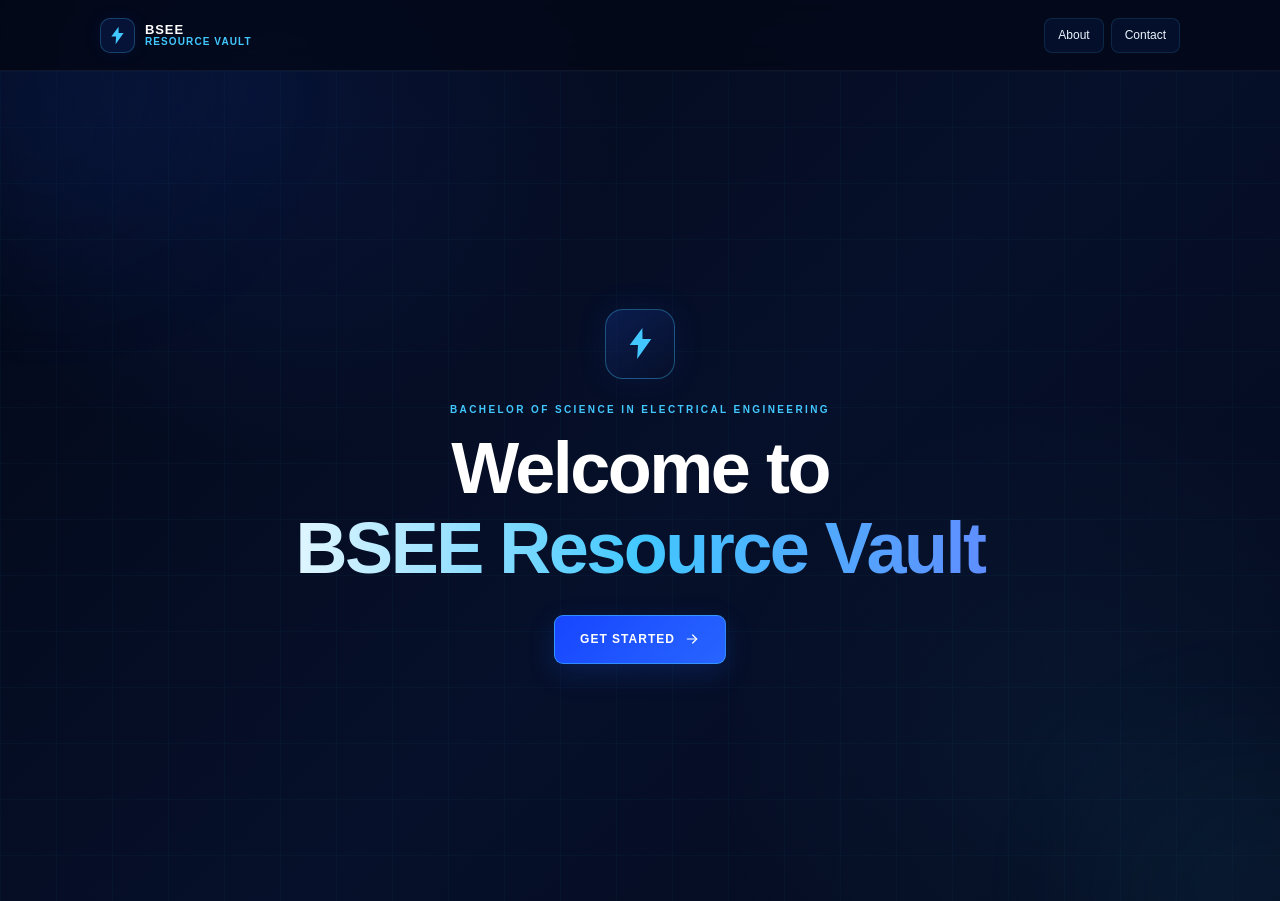
<file: index.html>
<!DOCTYPE html>
<html lang="en">
<head>

    <meta charset="UTF-8">

    <meta
        name="viewport"
        content="width=device-width, initial-scale=1.0"
    >

    <title>BSEE Resource Vault</title>

    <meta
        name="description"
        content="BSEE Resource Vault - Electrical Engineering resources"
    >

    <link
        rel="stylesheet"
        href="css/style.css"
    >

</head>

<body>


    <!-- =========================
         HEADER
    ========================== -->

    <header class="site-header">

        <div class="container header-inner">

            <a
                href="index.html"
                class="brand"
            >

                <span class="brand-icon">

                    <svg
                        viewBox="0 0 24 24"
                        aria-hidden="true"
                    >
                        <path d="M13.2 2 5 13h5.4L9.8 22 19 9h-5.7z"/>
                    </svg>

                </span>

                <span class="brand-name">
                    BSEE
                    <span>RESOURCE VAULT</span>
                </span>

            </a>


            <div class="header-actions">

                <button
                    class="header-button"
                    type="button"
                    data-about-open
                >
                    About
                </button>

                <button
                    class="header-button"
                    type="button"
                    data-contact-open
                >
                    Contact
                </button>

            </div>

        </div>

    </header>


    <!-- =========================
         HERO
    ========================== -->

    <main class="hero">

        <div class="technical-grid"></div>

        <div class="soft-glow glow-one"></div>

        <div class="soft-glow glow-two"></div>


        <div class="container hero-content">


            <div class="hero-mark">

                <svg
                    viewBox="0 0 24 24"
                    aria-hidden="true"
                >
                    <path d="M13.2 2 5 13h5.4L9.8 22 19 9h-5.7z"/>
                </svg>

            </div>


            <div class="hero-kicker">

                BACHELOR OF SCIENCE IN ELECTRICAL ENGINEERING

            </div>


            <h1>

                Welcome to

                <span>
                    BSEE Resource Vault
                </span>

            </h1>


            <a
                href="resources.html"
                class="primary-button"
            >

                <span>
                    GET STARTED
                </span>

                <svg
                    viewBox="0 0 24 24"
                    aria-hidden="true"
                >

                    <path d="M5 12h14"/>

                    <path d="m13 6 6 6-6 6"/>

                </svg>

            </a>


        </div>

    </main>


    <!-- =========================
         ABOUT MODAL
    ========================== -->

    <div
        class="modal"
        id="aboutModal"
        aria-hidden="true"
    >

        <div
            class="modal-overlay"
            data-about-close
        ></div>


        <div
            class="modal-box about-modal-box"
            role="dialog"
            aria-modal="true"
            aria-labelledby="about-title"
        >


            <button
                class="modal-close"
                type="button"
                aria-label="Close about"
                data-about-close
            >
                ×
            </button>


            <div class="modal-icon">

                <svg
                    viewBox="0 0 24 24"
                    aria-hidden="true"
                >

                    <circle
                        cx="12"
                        cy="12"
                        r="9"
                    />

                    <path
                        d="M12 11v5"
                    />

                    <path
                        d="M12 8h.01"
                    />

                </svg>

            </div>


            <h2 id="about-title">
                About BSEE Resource Vault
            </h2>


            <div class="about-content">


                <p>

                    <strong>BSEE Resource Vault</strong> is a
                    student-led initiative of the
                    <strong>BSEE 2025–29 batch</strong>, created
                    with the aim of bringing essential Electrical
                    Engineering resources together in one accessible
                    and organized platform. The purpose of this
                    initiative is simple: to make academic resources
                    easier to find, easier to access, and more useful
                    for students throughout their university journey.

                </p>


                <p>

                    The platform currently provides access to
                    semester-wise study material, past papers,
                    projects, and resources collected from senior
                    batches. As our batch progresses through the
                    degree, the platform will continue to grow with
                    additional semesters, academic material, projects,
                    and other resources that may benefit the students
                    who come after us.

                </p>


                <p>

                    More than a collection of files and links, this
                    platform represents a small effort by the
                    <strong>BSEE 2025–29 batch</strong> to leave behind
                    something useful for our juniors. We hope that the
                    resources gathered here will save time, support
                    preparation, encourage collaboration, and make the
                    academic experience a little easier for those who
                    follow.

                </p>


                <!-- SIGNATURE -->

                <div class="about-signature">

                    <span>
                        Built with purpose by
                    </span>


                    <strong>
                        BSEE 2025–29
                    </strong>


                    <small>
                        More resources. More semesters. More to come.
                    </small>

                </div>


            </div>

        </div>

    </div>


    <!-- =========================
         CONTACT MODAL
    ========================== -->

    <div
        class="modal"
        id="contactModal"
        aria-hidden="true"
    >

        <div
            class="modal-overlay"
            data-contact-close
        ></div>


        <div
            class="modal-box"
            role="dialog"
            aria-modal="true"
            aria-labelledby="contact-title"
        >


            <button
                class="modal-close"
                type="button"
                aria-label="Close contact"
                data-contact-close
            >
                ×
            </button>


            <div class="modal-icon">

                <svg
                    viewBox="0 0 24 24"
                    aria-hidden="true"
                >

                    <rect
                        x="4"
                        y="5"
                        width="16"
                        height="14"
                        rx="2"
                    />

                    <path
                        d="m4 7 8 6 8-6"
                    />

                </svg>

            </div>


            <h2 id="contact-title">
                For Help Contact
            </h2>


            <div class="contact-list">


                <!-- AQSA FIRST -->

                <div class="contact-item">

                    <h3>
                        Aqsa Noor
                    </h3>

                    <a href="mailto:aqsa36noor36@gmail.com">
                        aqsa36noor36@gmail.com
                    </a>

                </div>


                <!-- MUHAMMAD UZAIR SECOND -->

                <div class="contact-item">

                    <h3>
                        Muhammad Uzair
                    </h3>

                    <a href="mailto:muhduzair0179@gmail.com">
                        muhduzair0179@gmail.com
                    </a>

                </div>


                <!-- ASAD THIRD -->

                <div class="contact-item">

                    <h3>
                        Asad Javed
                    </h3>

                    <a href="mailto:javedasad002@gmail.com">
                        javedasad002@gmail.com
                    </a>

                </div>


            </div>

        </div>

    </div>


    <script src="js/main.js"></script>

</body>
</html>
</file>
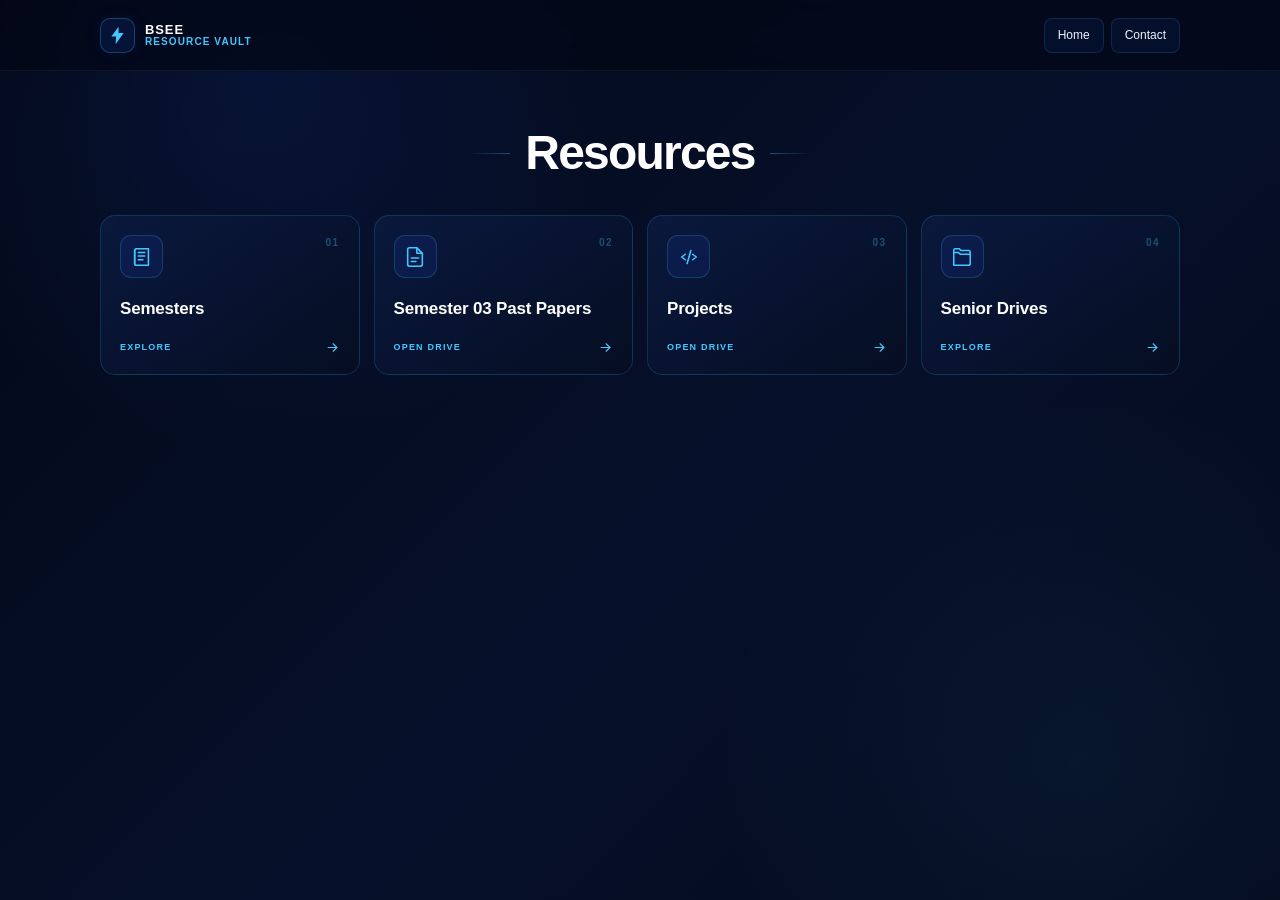
<file: resources.html>
<!DOCTYPE html>
<html lang="en">
<head>

    <meta charset="UTF-8">

    <meta
        name="viewport"
        content="width=device-width, initial-scale=1.0"
    >

    <title>Resources | BSEE Resource Vault</title>

    <meta
        name="description"
        content="Electrical Engineering resources"
    >

    <link
        rel="stylesheet"
        href="css/style.css"
    >

</head>

<body>


    <!-- =========================
         HEADER
    ========================== -->

    <header class="site-header">

        <div class="container header-inner">


            <a
                href="index.html"
                class="brand"
            >

                <span class="brand-icon">

                    <svg
                        viewBox="0 0 24 24"
                        aria-hidden="true"
                    >

                        <path
                            d="M13.2 2 5 13h5.4L9.8 22 19 9h-5.7z"
                        />

                    </svg>

                </span>


                <span class="brand-name">

                    BSEE

                    <span>
                        RESOURCE VAULT
                    </span>

                </span>

            </a>


            <nav class="header-nav">


                <a
                    href="index.html"
                    class="header-button"
                >
                    Home
                </a>


                <button
                    class="header-button"
                    type="button"
                    data-contact-open
                >
                    Contact
                </button>


            </nav>

        </div>

    </header>


    <!-- =========================
         MAIN
    ========================== -->

    <main class="page-main">

        <div class="container">


            <section class="page-heading">

                <span class="heading-line"></span>

                <h1>
                    Resources
                </h1>

                <span class="heading-line"></span>

            </section>


            <!-- =========================
                 RESOURCE TILES
            ========================== -->

            <section class="resource-grid">


                <!-- SEMESTERS -->

                <a
                    href="semesters.html"
                    class="resource-card"
                >

                    <div class="resource-card-top">


                        <div class="resource-icon">

                            <svg
                                viewBox="0 0 24 24"
                                aria-hidden="true"
                            >

                                <path
                                    d="M4 5a2 2 0 0 1 2-2h13v18H6a2 2 0 0 1-2-2z"
                                />

                                <path d="M4 5v14"/>

                                <path d="M8 7h7"/>

                                <path d="M8 11h7"/>

                                <path d="M8 15h5"/>

                            </svg>

                        </div>


                        <span class="card-index">
                            01
                        </span>


                    </div>


                    <h2>
                        Semesters
                    </h2>


                    <div class="card-action">

                        <span>
                            EXPLORE
                        </span>


                        <svg
                            viewBox="0 0 24 24"
                            aria-hidden="true"
                        >

                            <path d="M5 12h14"/>

                            <path
                                d="m13 6 6 6-6 6"
                            />

                        </svg>

                    </div>

                </a>


                <!-- PAST PAPERS -->

                <a
                    href="https://drive.google.com/drive/folders/184Wg33vlW7vMmpEVoP3cuQS3ZVoE1C-r?usp=sharing"
                    target="_blank"
                    rel="noopener noreferrer"
                    class="resource-card"
                >

                    <div class="resource-card-top">


                        <div class="resource-icon">

                            <svg
                                viewBox="0 0 24 24"
                                aria-hidden="true"
                            >

                                <path
                                    d="M14 2H6a2 2 0 0 0-2 2v16a2 2 0 0 0 2 2h12a2 2 0 0 0 2-2V8z"
                                />

                                <path
                                    d="M14 2v6h6"
                                />

                                <path d="M8 13h8"/>

                                <path d="M8 17h5"/>

                            </svg>

                        </div>


                        <span class="card-index">
                            02
                        </span>


                    </div>


                    <h2>
                        Semester 03 Past Papers
                    </h2>


                    <div class="card-action">

                        <span>
                            OPEN DRIVE
                        </span>


                        <svg
                            viewBox="0 0 24 24"
                            aria-hidden="true"
                        >

                            <path d="M5 12h14"/>

                            <path
                                d="m13 6 6 6-6 6"
                            />

                        </svg>

                    </div>

                </a>


                <!-- PROJECTS -->

                <a
                    href="https://drive.google.com/drive/folders/1SdZgBx0YG89SxolfxfnRQVViNIlw67Zc?usp=sharing"
                    target="_blank"
                    rel="noopener noreferrer"
                    class="resource-card"
                >

                    <div class="resource-card-top">


                        <div class="resource-icon">

                            <svg
                                viewBox="0 0 24 24"
                                aria-hidden="true"
                            >

                                <path
                                    d="m8 9-4 3 4 3"
                                />

                                <path
                                    d="m16 9 4 3-4 3"
                                />

                                <path
                                    d="m14 5-4 14"
                                />

                            </svg>

                        </div>


                        <span class="card-index">
                            03
                        </span>


                    </div>


                    <h2>
                        Projects
                    </h2>


                    <div class="card-action">

                        <span>
                            OPEN DRIVE
                        </span>


                        <svg
                            viewBox="0 0 24 24"
                            aria-hidden="true"
                        >

                            <path d="M5 12h14"/>

                            <path
                                d="m13 6 6 6-6 6"
                            />

                        </svg>

                    </div>

                </a>


                <!-- SENIOR DRIVES -->

                <a
                    href="senior-archives.html"
                    class="resource-card"
                >

                    <div class="resource-card-top">


                        <div class="resource-icon">

                            <svg
                                viewBox="0 0 24 24"
                                aria-hidden="true"
                            >

                                <path
                                    d="M3 7h5l2 2h11v10a2 2 0 0 1-2 2H3z"
                                />

                                <path
                                    d="M3 7V5a2 2 0 0 1 2-2h4l2 2h8a2 2 0 0 1 2 2v2"
                                />

                            </svg>

                        </div>


                        <span class="card-index">
                            04
                        </span>


                    </div>


                    <h2>
                        Senior Drives
                    </h2>


                    <div class="card-action">

                        <span>
                            EXPLORE
                        </span>


                        <svg
                            viewBox="0 0 24 24"
                            aria-hidden="true"
                        >

                            <path d="M5 12h14"/>

                            <path
                                d="m13 6 6 6-6 6"
                            />

                        </svg>

                    </div>

                </a>


            </section>

        </div>

    </main>


    <!-- =========================
         CONTACT MODAL
    ========================== -->

    <div
        class="modal"
        id="contactModal"
        aria-hidden="true"
    >

        <div
            class="modal-overlay"
            data-contact-close
        ></div>


        <div
            class="modal-box"
            role="dialog"
            aria-modal="true"
            aria-labelledby="contact-title"
        >

            <button
                class="modal-close"
                type="button"
                data-contact-close
            >
                ×
            </button>


            <div class="modal-icon">

                <svg
                    viewBox="0 0 24 24"
                    aria-hidden="true"
                >

                    <rect
                        x="4"
                        y="5"
                        width="16"
                        height="14"
                        rx="2"
                    />

                    <path d="m4 7 8 6 8-6"/>

                </svg>

            </div>


            <h2 id="contact-title">
                For Help Contact
            </h2>


            <div class="contact-list">


                <div class="contact-item">

                    <h3>
                        Aqsa Noor
                    </h3>

                    <a href="mailto:aqsa36noor36@gmail.com">
                        aqsa36noor36@gmail.com
                    </a>

                </div>


                <div class="contact-item">

                    <h3>
                        Muhammad Uzair
                    </h3>

                    <a href="mailto:muhduzair0179@gmail.com">
                        muhduzair0179@gmail.com
                    </a>

                </div>


                <div class="contact-item">

                    <h3>
                        Asad Javed
                    </h3>

                    <a href="mailto:javedasad002@gmail.com">
                        javedasad002@gmail.com
                    </a>

                </div>


            </div>

        </div>

    </div>


    <script src="js/main.js"></script>

</body>
</html>
</file>
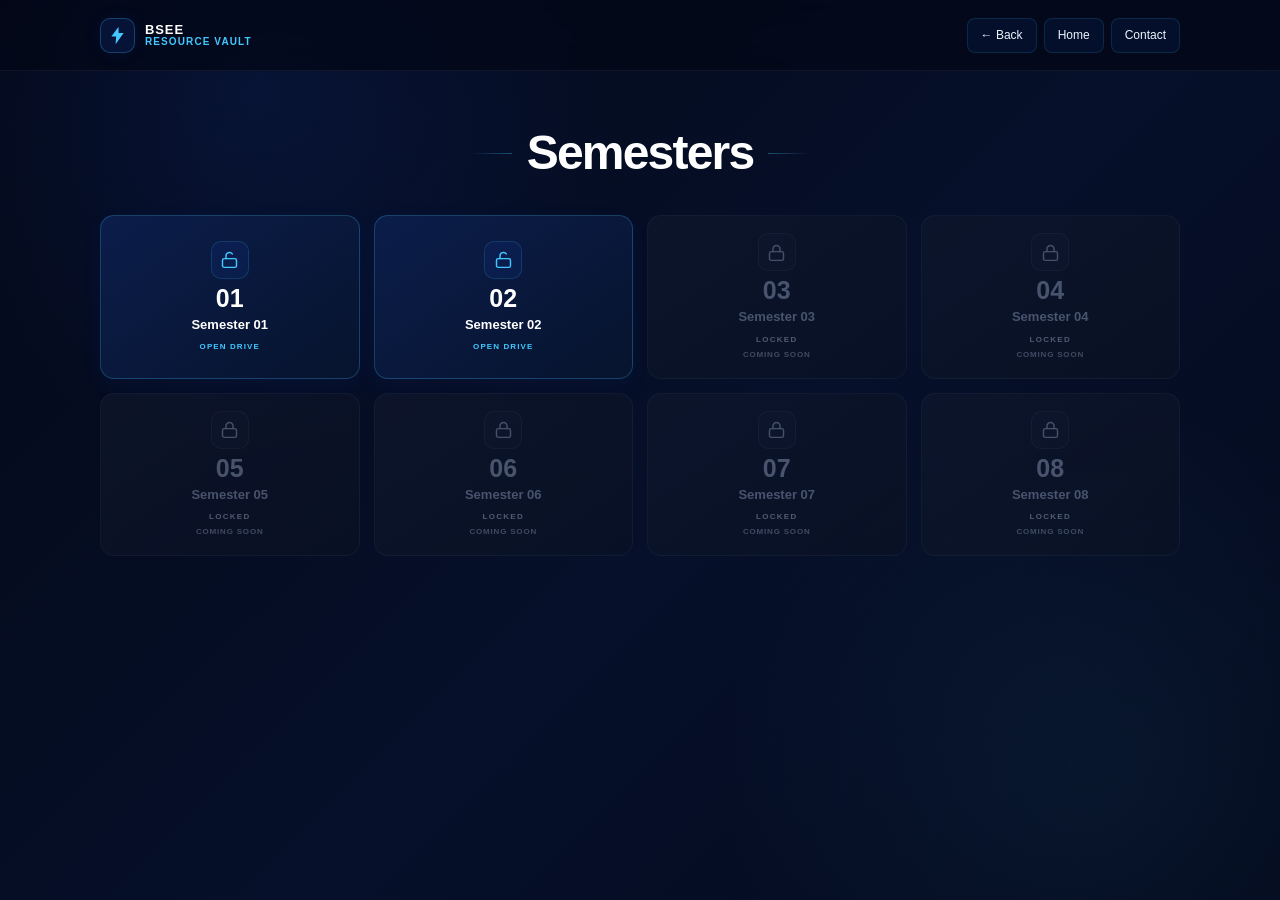
<file: semesters.html>
<!DOCTYPE html>
<html lang="en">
<head>

    <meta charset="UTF-8">

    <meta
        name="viewport"
        content="width=device-width, initial-scale=1.0"
    >

    <title>Semesters | BSEE Resource Vault</title>

    <link
        rel="stylesheet"
        href="css/style.css"
    >

</head>

<body>


    <!-- =========================
         HEADER
    ========================== -->

    <header class="site-header">

        <div class="container header-inner">


            <a
                href="index.html"
                class="brand"
            >

                <span class="brand-icon">

                    <svg
                        viewBox="0 0 24 24"
                        aria-hidden="true"
                    >

                        <path
                            d="M13.2 2 5 13h5.4L9.8 22 19 9h-5.7z"
                        />

                    </svg>

                </span>


                <span class="brand-name">

                    BSEE

                    <span>
                        RESOURCE VAULT
                    </span>

                </span>

            </a>


            <nav class="header-nav">

                <a
                    href="resources.html"
                    class="header-button"
                >
                    ← Back
                </a>


                <a
                    href="index.html"
                    class="header-button"
                >
                    Home
                </a>


                <button
                    class="header-button"
                    type="button"
                    data-contact-open
                >
                    Contact
                </button>

            </nav>

        </div>

    </header>


    <!-- =========================
         MAIN
    ========================== -->

    <main class="page-main">

        <div class="container">


            <section class="page-heading">

                <span class="heading-line"></span>

                <h1>
                    Semesters
                </h1>

                <span class="heading-line"></span>

            </section>


            <!-- =========================
                 SEMESTER GRID
            ========================== -->

            <section class="semester-grid">


                <!-- SEMESTER 01 -->

                <a
                    href="https://drive.google.com/drive/folders/1Gy7Lqyslt5ulBMMwG6KqhvP1ocIk1gKp?usp=sharing"
                    target="_blank"
                    rel="noopener noreferrer"
                    class="semester-card open"
                >

                    <div class="semester-icon">

                        <svg
                            viewBox="0 0 24 24"
                            aria-hidden="true"
                        >

                            <rect
                                x="4"
                                y="11"
                                width="16"
                                height="10"
                                rx="2"
                            />

                            <path
                                d="M8 11V8a4 4 0 0 1 7.2-2.4"
                            />

                        </svg>

                    </div>


                    <span class="semester-number">
                        01
                    </span>


                    <h2>
                        Semester 01
                    </h2>


                    <span class="semester-action">
                        OPEN DRIVE
                    </span>

                </a>


                <!-- SEMESTER 02 -->

                <a
                    href="https://drive.google.com/drive/folders/1LZE0wdUzIQXabwiirC8OGx1Zmut7G0Zc?usp=sharing"
                    target="_blank"
                    rel="noopener noreferrer"
                    class="semester-card open"
                >

                    <div class="semester-icon">

                        <svg
                            viewBox="0 0 24 24"
                            aria-hidden="true"
                        >

                            <rect
                                x="4"
                                y="11"
                                width="16"
                                height="10"
                                rx="2"
                            />

                            <path
                                d="M8 11V8a4 4 0 0 1 7.2-2.4"
                            />

                        </svg>

                    </div>


                    <span class="semester-number">
                        02
                    </span>


                    <h2>
                        Semester 02
                    </h2>


                    <span class="semester-action">
                        OPEN DRIVE
                    </span>

                </a>


                <!-- SEMESTER 03 -->

                <div class="semester-card locked">

                    <div class="semester-icon">

                        <svg
                            viewBox="0 0 24 24"
                            aria-hidden="true"
                        >

                            <rect
                                x="4"
                                y="11"
                                width="16"
                                height="10"
                                rx="2"
                            />

                            <path
                                d="M8 11V8a4 4 0 0 1 8 0v3"
                            />

                        </svg>

                    </div>


                    <span class="semester-number">
                        03
                    </span>


                    <h2>
                        Semester 03
                    </h2>


                    <span class="semester-status">
                        LOCKED
                    </span>


                    <span class="coming-soon">
                        COMING SOON
                    </span>

                </div>


                <!-- SEMESTER 04 -->

                <div class="semester-card locked">

                    <div class="semester-icon">

                        <svg
                            viewBox="0 0 24 24"
                            aria-hidden="true"
                        >

                            <rect
                                x="4"
                                y="11"
                                width="16"
                                height="10"
                                rx="2"
                            />

                            <path
                                d="M8 11V8a4 4 0 0 1 8 0v3"
                            />

                        </svg>

                    </div>


                    <span class="semester-number">
                        04
                    </span>


                    <h2>
                        Semester 04
                    </h2>


                    <span class="semester-status">
                        LOCKED
                    </span>


                    <span class="coming-soon">
                        COMING SOON
                    </span>

                </div>


                <!-- SEMESTER 05 -->

                <div class="semester-card locked">

                    <div class="semester-icon">

                        <svg
                            viewBox="0 0 24 24"
                            aria-hidden="true"
                        >

                            <rect
                                x="4"
                                y="11"
                                width="16"
                                height="10"
                                rx="2"
                            />

                            <path
                                d="M8 11V8a4 4 0 0 1 8 0v3"
                            />

                        </svg>

                    </div>


                    <span class="semester-number">
                        05
                    </span>


                    <h2>
                        Semester 05
                    </h2>


                    <span class="semester-status">
                        LOCKED
                    </span>


                    <span class="coming-soon">
                        COMING SOON
                    </span>

                </div>


                <!-- SEMESTER 06 -->

                <div class="semester-card locked">

                    <div class="semester-icon">

                        <svg
                            viewBox="0 0 24 24"
                            aria-hidden="true"
                        >

                            <rect
                                x="4"
                                y="11"
                                width="16"
                                height="10"
                                rx="2"
                            />

                            <path
                                d="M8 11V8a4 4 0 0 1 8 0v3"
                            />

                        </svg>

                    </div>


                    <span class="semester-number">
                        06
                    </span>


                    <h2>
                        Semester 06
                    </h2>


                    <span class="semester-status">
                        LOCKED
                    </span>


                    <span class="coming-soon">
                        COMING SOON
                    </span>

                </div>


                <!-- SEMESTER 07 -->

                <div class="semester-card locked">

                    <div class="semester-icon">

                        <svg
                            viewBox="0 0 24 24"
                            aria-hidden="true"
                        >

                            <rect
                                x="4"
                                y="11"
                                width="16"
                                height="10"
                                rx="2"
                            />

                            <path
                                d="M8 11V8a4 4 0 0 1 8 0v3"
                            />

                        </svg>

                    </div>


                    <span class="semester-number">
                        07
                    </span>


                    <h2>
                        Semester 07
                    </h2>


                    <span class="semester-status">
                        LOCKED
                    </span>


                    <span class="coming-soon">
                        COMING SOON
                    </span>

                </div>


                <!-- SEMESTER 08 -->

                <div class="semester-card locked">

                    <div class="semester-icon">

                        <svg
                            viewBox="0 0 24 24"
                            aria-hidden="true"
                        >

                            <rect
                                x="4"
                                y="11"
                                width="16"
                                height="10"
                                rx="2"
                            />

                            <path
                                d="M8 11V8a4 4 0 0 1 8 0v3"
                            />

                        </svg>

                    </div>


                    <span class="semester-number">
                        08
                    </span>


                    <h2>
                        Semester 08
                    </h2>


                    <span class="semester-status">
                        LOCKED
                    </span>


                    <span class="coming-soon">
                        COMING SOON
                    </span>

                </div>


            </section>

        </div>

    </main>


    <!-- =========================
         CONTACT MODAL
    ========================== -->

    <div
        class="modal"
        id="contactModal"
        aria-hidden="true"
    >

        <div
            class="modal-overlay"
            data-contact-close
        ></div>


        <div
            class="modal-box"
            role="dialog"
            aria-modal="true"
            aria-labelledby="contact-title"
        >

            <button
                class="modal-close"
                type="button"
                data-contact-close
            >
                ×
            </button>


            <div class="modal-icon">

                <svg
                    viewBox="0 0 24 24"
                    aria-hidden="true"
                >

                    <rect
                        x="4"
                        y="5"
                        width="16"
                        height="14"
                        rx="2"
                    />

                    <path
                        d="m4 7 8 6 8-6"
                    />

                </svg>

            </div>


            <h2 id="contact-title">
                For Help Contact
            </h2>


            <div class="contact-list">


                <div class="contact-item">

                    <h3>
                        Aqsa Noor
                    </h3>

                    <a href="mailto:aqsa36noor36@gmail.com">
                        aqsa36noor36@gmail.com
                    </a>

                </div>


                <div class="contact-item">

                    <h3>
                        Muhammad Uzair
                    </h3>

                    <a href="mailto:muhduzair0179@gmail.com">
                        muhduzair0179@gmail.com
                    </a>

                </div>


                <div class="contact-item">

                    <h3>
                        Asad Javed
                    </h3>

                    <a href="mailto:javedasad002@gmail.com">
                        javedasad002@gmail.com
                    </a>

                </div>


            </div>

        </div>

    </div>


    <script src="js/main.js"></script>

</body>
</html>
</file>
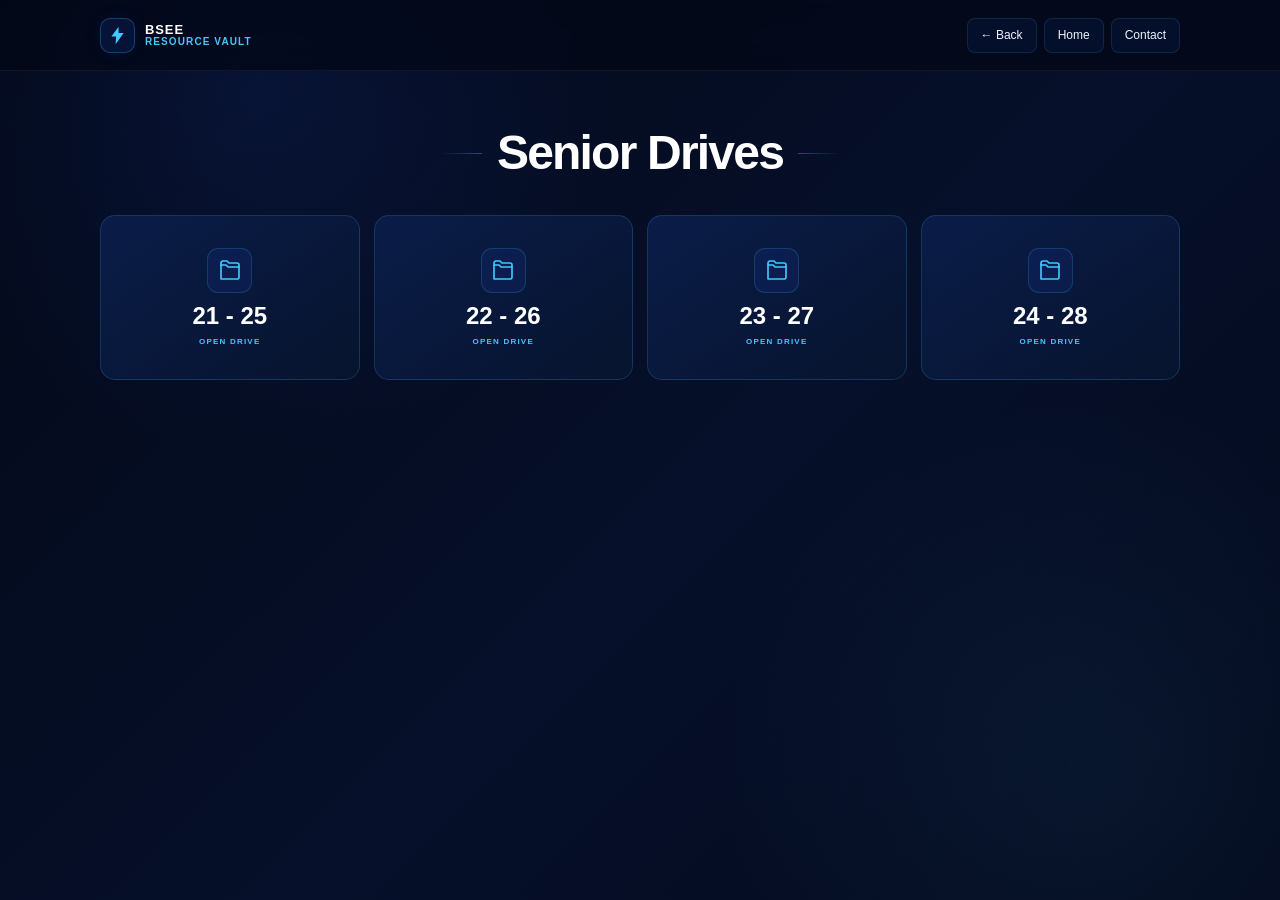
<file: senior-archives.html>
<!DOCTYPE html>
<html lang="en">
<head>

    <meta charset="UTF-8">

    <meta
        name="viewport"
        content="width=device-width, initial-scale=1.0"
    >

    <title>Senior Drives | BSEE Resource Vault</title>

    <link
        rel="stylesheet"
        href="css/style.css"
    >

</head>

<body>


    <!-- =========================
         HEADER
    ========================== -->

    <header class="site-header">

        <div class="container header-inner">


            <a
                href="index.html"
                class="brand"
            >

                <span class="brand-icon">

                    <svg
                        viewBox="0 0 24 24"
                        aria-hidden="true"
                    >

                        <path
                            d="M13.2 2 5 13h5.4L9.8 22 19 9h-5.7z"
                        />

                    </svg>

                </span>


                <span class="brand-name">

                    BSEE

                    <span>
                        RESOURCE VAULT
                    </span>

                </span>

            </a>


            <nav class="header-nav">


                <a
                    href="resources.html"
                    class="header-button"
                >
                    ← Back
                </a>


                <a
                    href="index.html"
                    class="header-button"
                >
                    Home
                </a>


                <button
                    class="header-button"
                    type="button"
                    data-contact-open
                >
                    Contact
                </button>


            </nav>

        </div>

    </header>


    <!-- =========================
         MAIN
    ========================== -->

    <main class="page-main">

        <div class="container">


            <section class="page-heading">

                <span class="heading-line"></span>

                <h1>
                    Senior Drives
                </h1>

                <span class="heading-line"></span>

            </section>


            <!-- =========================
                 SENIOR DRIVES
            ========================== -->

            <section class="batch-grid">


                <!-- 21 - 25 -->

                <a
                    href="https://drive.google.com/drive/folders/1xJ70GVUB_wMJm5U-GAJUQ9hj6VqIRTBv"
                    target="_blank"
                    rel="noopener noreferrer"
                    class="batch-card"
                >

                    <div class="drive-icon">

                        <svg
                            viewBox="0 0 24 24"
                            aria-hidden="true"
                        >

                            <path
                                d="M3 7h5l2 2h11v10a2 2 0 0 1-2 2H3z"
                            />

                            <path
                                d="M3 7V5a2 2 0 0 1 2-2h4l2 2h8a2 2 0 0 1 2 2v2"
                            />

                        </svg>

                    </div>


                    <span class="batch-year">
                        21 - 25
                    </span>


                    <span class="drive-label">
                        OPEN DRIVE
                    </span>

                </a>


                <!-- 22 - 26 -->

                <a
                    href="https://eeworkpalace.github.io/EE_Work_Palace/"
                    target="_blank"
                    rel="noopener noreferrer"
                    class="batch-card"
                >

                    <div class="drive-icon">

                        <svg
                            viewBox="0 0 24 24"
                            aria-hidden="true"
                        >

                            <path
                                d="M3 7h5l2 2h11v10a2 2 0 0 1-2 2H3z"
                            />

                            <path
                                d="M3 7V5a2 2 0 0 1 2-2h4l2 2h8a2 2 0 0 1 2 2v2"
                            />

                        </svg>

                    </div>


                    <span class="batch-year">
                        22 - 26
                    </span>


                    <span class="drive-label">
                        OPEN DRIVE
                    </span>

                </a>


                <!-- 23 - 27 -->

                <a
                    href="https://drive.google.com/drive/folders/1cPg3tPMORB7QGcwdPHdCjMfUwgp34kc2"
                    target="_blank"
                    rel="noopener noreferrer"
                    class="batch-card"
                >

                    <div class="drive-icon">

                        <svg
                            viewBox="0 0 24 24"
                            aria-hidden="true"
                        >

                            <path
                                d="M3 7h5l2 2h11v10a2 2 0 0 1-2 2H3z"
                            />

                            <path
                                d="M3 7V5a2 2 0 0 1 2-2h4l2 2h8a2 2 0 0 1 2 2v2"
                            />

                        </svg>

                    </div>


                    <span class="batch-year">
                        23 - 27
                    </span>


                    <span class="drive-label">
                        OPEN DRIVE
                    </span>

                </a>


                <!-- 24 - 28 -->

                <a
                        href="https://drive.google.com/drive/folders/1bSbmzMlaidsJqDkbiDuRxRSkCspu3ecf"
                        target="_blank"
                        rel="noopener noreferrer"
                        class="batch-card"
                >

                    <div class="drive-icon">

                        <svg
                            viewBox="0 0 24 24"
                            aria-hidden="true"
                        >

                            <path
                                d="M3 7h5l2 2h11v10a2 2 0 0 1-2 2H3z"
                            />

                            <path
                                d="M3 7V5a2 2 0 0 1 2-2h4l2 2h8a2 2 0 0 1 2 2v2"
                            />

                        </svg>

                    </div>


                    <span class="batch-year">
                        24 - 28
                    </span>


                    <span class="drive-label">
                        OPEN DRIVE
                    </span>

                </a>


            </section>

        </div>

    </main>


    <!-- =========================
         CONTACT MODAL
    ========================== -->

    <div
        class="modal"
        id="contactModal"
        aria-hidden="true"
    >

        <div
            class="modal-overlay"
            data-contact-close
        ></div>


        <div
            class="modal-box"
            role="dialog"
            aria-modal="true"
            aria-labelledby="contact-title"
        >

            <button
                class="modal-close"
                type="button"
                data-contact-close
            >
                ×
            </button>


            <div class="modal-icon">

                <svg
                    viewBox="0 0 24 24"
                    aria-hidden="true"
                >

                    <rect
                        x="4"
                        y="5"
                        width="16"
                        height="14"
                        rx="2"
                    />

                    <path
                        d="m4 7 8 6 8-6"
                    />

                </svg>

            </div>


            <h2 id="contact-title">
                For Help Contact
            </h2>


            <div class="contact-list">


                <div class="contact-item">

                    <h3>
                        Aqsa Noor
                    </h3>

                    <a href="mailto:aqsa36noor36@gmail.com">
                        aqsa36noor36@gmail.com
                    </a>

                </div>


                <div class="contact-item">

                    <h3>
                        Muhammad Uzair
                    </h3>

                    <a href="mailto:muhduzair0179@gmail.com">
                        muhduzair0179@gmail.com
                    </a>

                </div>


                <div class="contact-item">

                    <h3>
                        Asad Javed
                    </h3>

                    <a href="mailto:javedasad002@gmail.com">
                        javedasad002@gmail.com
                    </a>

                </div>


            </div>

        </div>

    </div>


    <script src="js/main.js"></script>

</body>
</html>
</file>
<file: css/style.css>
/* =========================================================
   BSEE RESOURCE VAULT
   LIGHTWEIGHT PREMIUM UI
   ========================================================= */


/* =========================================================
   VARIABLES
   ========================================================= */

:root {

    --bg-main: #030817;
    --bg-secondary: #06102a;

    --card: #091738;
    --card-hover: #0c1d45;

    --blue: #245cff;
    --blue-light: #3978ff;
    --cyan: #42c8ff;

    --white: #ffffff;
    --text: #edf4ff;
    --muted: #8da2c7;

    --locked: #65718b;

    --border:
        rgba(66, 200, 255, 0.18);

    --border-hover:
        rgba(66, 200, 255, 0.55);

    --radius: 15px;

    --transition:
        0.25s cubic-bezier(.2,.7,.2,1);
}


/* =========================================================
   RESET
   ========================================================= */

* {
    margin: 0;
    padding: 0;

    box-sizing: border-box;
}

html {
    scroll-behavior: smooth;
}

body {

    min-height: 100vh;

    font-family:
        Inter,
        Arial,
        Helvetica,
        sans-serif;

    color: var(--white);

    background:
        radial-gradient(
            circle at 20% 10%,
            rgba(36,92,255,0.11),
            transparent 28%
        ),
        radial-gradient(
            circle at 85% 85%,
            rgba(66,200,255,0.055),
            transparent 28%
        ),
        linear-gradient(
            135deg,
            #030817,
            #06102a 55%,
            #040a1d
        );

    overflow-x:
        hidden;

    line-height:
        1.5;
}

body.modal-open {
    overflow:
        hidden;
}

a {
    color:
        inherit;

    text-decoration:
        none;
}

button {
    font:
        inherit;
}


/* =========================================================
   SUBTLE GLOBAL GRID
   ========================================================= */

body::before {

    content:
        "";

    position:
        fixed;

    inset:
        0;

    pointer-events:
        none;

    opacity:
        0.27;

    background-image:
        linear-gradient(
            rgba(66,200,255,0.028) 1px,
            transparent 1px
        ),
        linear-gradient(
            90deg,
            rgba(66,200,255,0.028) 1px,
            transparent 1px
        );

    background-size:
        52px 52px;
}


/* =========================================================
   CONTAINER
   ========================================================= */

.container {

    width:
        min(1080px, 91%);

    margin:
        0 auto;
}


/* =========================================================
   HEADER
   ========================================================= */

.site-header {

    position:
        relative;

    z-index:
        50;

    background:
        rgba(3,8,23,0.72);

    border-bottom:
        1px solid
        rgba(255,255,255,0.055);

    backdrop-filter:
        blur(12px);
}

.header-inner {

    min-height:
        70px;

    display:
        flex;

    align-items:
        center;

    justify-content:
        space-between;
}


/* =========================================================
   BRAND
   ========================================================= */

.brand {

    display:
        inline-flex;

    align-items:
        center;

    gap:
        10px;
}

.brand-icon {

    width:
        35px;

    height:
        35px;

    display:
        flex;

    align-items:
        center;

    justify-content:
        center;

    color:
        var(--cyan);

    background:
        rgba(36,92,255,0.13);

    border:
        1px solid
        rgba(66,200,255,0.26);

    border-radius:
        10px;

    box-shadow:
        0 0 18px
        rgba(36,92,255,0.08);
}

.brand-icon svg {

    width:
        21px;

    height:
        21px;

    fill:
        currentColor;
}

.brand-name {

    display:
        flex;

    flex-direction:
        column;

    font-size:
        13px;

    font-weight:
        900;

    line-height:
        1.05;

    letter-spacing:
        0.9px;
}

.brand-name span {

    color:
        var(--cyan);

    font-size:
        10px;

    letter-spacing:
        1.1px;
}


/* =========================================================
   HEADER ACTIONS
   ========================================================= */

.header-actions,
.header-nav {

    display:
        flex;

    align-items:
        center;

    gap:
        7px;
}


/* =========================================================
   HEADER BUTTON
   ========================================================= */

.header-button {

    min-height:
        35px;

    display:
        inline-flex;

    align-items:
        center;

    justify-content:
        center;

    padding:
        0 13px;

    color:
        var(--text);

    background:
        rgba(9,22,58,0.55);

    border:
        1px solid
        rgba(66,200,255,0.14);

    border-radius:
        8px;

    font-size:
        12px;

    cursor:
        pointer;

    transition:
        var(--transition);
}

.header-button:hover {

    background:
        rgba(36,92,255,0.17);

    border-color:
        var(--border-hover);

    transform:
        translateY(-1px);
}


/* =========================================================
   HERO
   ========================================================= */

.hero {

    min-height:
        calc(100vh - 70px);

    position:
        relative;

    display:
        flex;

    align-items:
        center;

    justify-content:
        center;

    overflow:
        hidden;

    text-align:
        center;
}

.technical-grid {

    position:
        absolute;

    inset:
        0;

    background-image:
        linear-gradient(
            rgba(66,200,255,0.03) 1px,
            transparent 1px
        ),
        linear-gradient(
            90deg,
            rgba(66,200,255,0.03) 1px,
            transparent 1px
        );

    background-size:
        56px 56px;
}

.soft-glow {

    position:
        absolute;

    border-radius:
        50%;

    filter:
        blur(75px);

    pointer-events:
        none;
}

.glow-one {

    width:
        300px;

    height:
        300px;

    top:
        -130px;

    left:
        -100px;

    background:
        rgba(36,92,255,0.08);
}

.glow-two {

    width:
        280px;

    height:
        280px;

    right:
        -110px;

    bottom:
        -130px;

    background:
        rgba(66,200,255,0.055);
}


/* =========================================================
   HERO CONTENT
   ========================================================= */

.hero-content {

    position:
        relative;

    z-index:
        2;

    max-width:
        820px;

    padding:
        60px 0;
}


/* =========================================================
   HERO ICON
   ========================================================= */

.hero-mark {

    width:
        70px;

    height:
        70px;

    margin:
        0 auto 23px;

    display:
        flex;

    align-items:
        center;

    justify-content:
        center;

    color:
        var(--cyan);

    background:
        linear-gradient(
            145deg,
            rgba(36,92,255,0.19),
            rgba(7,16,42,0.90)
        );

    border:
        1px solid
        rgba(66,200,255,0.35);

    border-radius:
        18px;

    box-shadow:
        0 0 32px
        rgba(36,92,255,0.10);
}

.hero-mark svg {

    width:
        37px;

    height:
        37px;

    fill:
        currentColor;
}


/* =========================================================
   HERO KICKER
   ========================================================= */

.hero-kicker {

    margin-bottom:
        15px;

    color:
        var(--cyan);

    font-size:
        10px;

    font-weight:
        800;

    letter-spacing:
        2.4px;
}


/* =========================================================
   HERO TITLE
   ========================================================= */

.hero h1 {

    margin-bottom:
        31px;

    font-size:
        clamp(42px,7vw,72px);

    line-height:
        1;

    letter-spacing:
        -2.5px;

    font-weight:
        900;
}

.hero h1 span {

    display:
        block;

    margin-top:
        8px;

    color:
        transparent;

    background:
        linear-gradient(
            90deg,
            #ffffff,
            #42c8ff,
            #6483ff
        );

    background-clip:
        text;

    -webkit-background-clip:
        text;
}


/* =========================================================
   PRIMARY BUTTON
   ========================================================= */

.primary-button {

    min-height:
        49px;

    display:
        inline-flex;

    align-items:
        center;

    justify-content:
        center;

    gap:
        9px;

    position:
        relative;

    overflow:
        hidden;

    padding:
        0 25px;

    background:
        linear-gradient(
            135deg,
            #1746ff,
            #2865ff
        );

    border:
        1px solid
        rgba(66,200,255,0.52);

    border-radius:
        9px;

    color:
        white;

    font-size:
        12px;

    font-weight:
        900;

    letter-spacing:
        1px;

    box-shadow:
        0 9px 28px
        rgba(36,92,255,0.18);

    transition:
        var(--transition);
}

.primary-button svg {

    width:
        16px;

    height:
        16px;

    fill:
        none;

    stroke:
        currentColor;

    stroke-width:
        1.8;

    stroke-linecap:
        round;

    stroke-linejoin:
        round;
}

.primary-button:hover {

    transform:
        translateY(-2px);

    box-shadow:
        0 13px 34px
        rgba(36,92,255,0.25);
}


/* =========================================================
   INTERNAL PAGES
   ========================================================= */

.page-main {

    padding:
        58px 0 70px;
}


/* =========================================================
   PAGE HEADING
   ========================================================= */

.page-heading {

    display:
        flex;

    align-items:
        center;

    justify-content:
        center;

    gap:
        15px;

    margin-bottom:
        38px;
}

.page-heading h1 {

    font-size:
        clamp(34px,5vw,48px);

    line-height:
        1;

    font-weight:
        900;

    letter-spacing:
        -1.8px;

    white-space:
        nowrap;
}

.heading-line {

    width:
        42px;

    height:
        1px;

    background:
        linear-gradient(
            90deg,
            transparent,
            var(--cyan)
        );

    opacity:
        0.36;
}

.heading-line:last-child {

    background:
        linear-gradient(
            90deg,
            var(--cyan),
            transparent
        );
}


/* =========================================================
   RESOURCE GRID
   ========================================================= */

.resource-grid {

    display:
        grid;

    grid-template-columns:
        repeat(4, minmax(0,1fr));

    gap:
        14px;
}


/* =========================================================
   RESOURCE CARD
   ========================================================= */

.resource-card {

    min-height:
        160px;

    position:
        relative;

    display:
        flex;

    flex-direction:
        column;

    justify-content:
        space-between;

    overflow:
        hidden;

    padding:
        19px;

    border:
        1px solid
        var(--border);

    border-radius:
        15px;

    background:
        linear-gradient(
            145deg,
            rgba(10,25,62,0.96),
            rgba(5,14,34,0.98)
        );

    transition:
        var(--transition);
}

.resource-card::before {

    content:
        "";

    position:
        absolute;

    left:
        -110%;

    top:
        0;

    width:
        75%;

    height:
        100%;

    background:
        linear-gradient(
            90deg,
            transparent,
            rgba(66,200,255,0.055),
            transparent
        );

    transform:
        skewX(-20deg);

    transition:
        0.65s ease;

    pointer-events:
        none;
}

.resource-card:hover::before {
    left:
        130%;
}

.resource-card:hover {

    transform:
        translateY(-4px);

    border-color:
        var(--border-hover);

    background:
        linear-gradient(
            145deg,
            rgba(12,29,69,1),
            rgba(7,17,40,1)
        );

    box-shadow:
        0 14px 32px
        rgba(36,92,255,0.11);
}


/* =========================================================
   RESOURCE CARD TOP
   ========================================================= */

.resource-card-top {

    display:
        flex;

    align-items:
        flex-start;

    justify-content:
        space-between;
}

.resource-icon {

    width:
        43px;

    height:
        43px;

    display:
        flex;

    align-items:
        center;

    justify-content:
        center;

    color:
        var(--cyan);

    background:
        rgba(36,92,255,0.10);

    border:
        1px solid
        rgba(66,200,255,0.20);

    border-radius:
        11px;

    transition:
        var(--transition);
}

.resource-icon svg {

    width:
        22px;

    height:
        22px;

    fill:
        none;

    stroke:
        currentColor;

    stroke-width:
        1.7;

    stroke-linecap:
        round;

    stroke-linejoin:
        round;
}

.resource-card:hover .resource-icon {

    color:
        white;

    background:
        rgba(36,92,255,0.18);

    box-shadow:
        0 0 18px
        rgba(66,200,255,0.07);
}

.card-index {

    color:
        rgba(66,200,255,0.34);

    font-size:
        10px;

    font-weight:
        900;

    letter-spacing:
        1.5px;
}


/* =========================================================
   RESOURCE CARD TITLE
   ========================================================= */

.resource-card h2 {

    max-width:
        200px;

    font-size:
        17px;

    line-height:
        1.17;

    font-weight:
        850;

    letter-spacing:
        -0.2px;
}


/* =========================================================
   RESOURCE CARD ACTION
   ========================================================= */

.card-action {

    display:
        flex;

    align-items:
        center;

    justify-content:
        space-between;

    color:
        var(--cyan);

    font-size:
        9px;

    font-weight:
        900;

    letter-spacing:
        1.2px;
}

.card-action svg {

    width:
        15px;

    height:
        15px;

    fill:
        none;

    stroke:
        currentColor;

    stroke-width:
        1.8;

    stroke-linecap:
        round;

    stroke-linejoin:
        round;

    transition:
        var(--transition);
}

.resource-card:hover .card-action svg {

    transform:
        translateX(3px);
}


/* =========================================================
   SEMESTER GRID
   ========================================================= */

.semester-grid {

    display:
        grid;

    grid-template-columns:
        repeat(4, minmax(0,1fr));

    gap:
        14px;
}


/* =========================================================
   SEMESTER CARD
   ========================================================= */

.semester-card {

    min-height:
        145px;

    display:
        flex;

    flex-direction:
        column;

    align-items:
        center;

    justify-content:
        center;

    position:
        relative;

    overflow:
        hidden;

    padding:
        17px;

    text-align:
        center;

    border-radius:
        14px;

    transition:
        var(--transition);
}


/* OPEN */

.semester-card.open {

    color:
        white;

    background:
        linear-gradient(
            145deg,
            #0b1d4a,
            #07142e
        );

    border:
        1px solid
        rgba(66,200,255,0.24);

    box-shadow:
        0 7px 22px
        rgba(36,92,255,0.06);
}

.semester-card.open:hover {

    transform:
        translateY(-4px);

    border-color:
        var(--border-hover);

    box-shadow:
        0 13px 32px
        rgba(36,92,255,0.14);
}


/* LOCKED */

.semester-card.locked {

    color:
        var(--locked);

    background:
        linear-gradient(
            145deg,
            #10182d,
            #0b1224
        );

    border:
        1px solid
        rgba(120,140,180,0.11);

    opacity:
        0.70;

    cursor:
        not-allowed;
}


/* =========================================================
   SEMESTER ICON
   ========================================================= */

.semester-icon {

    width:
        38px;

    height:
        38px;

    margin-bottom:
        7px;

    display:
        flex;

    align-items:
        center;

    justify-content:
        center;

    color:
        var(--cyan);

    background:
        rgba(36,92,255,0.08);

    border:
        1px solid
        rgba(66,200,255,0.16);

    border-radius:
        10px;
}

.semester-icon svg {

    width:
        21px;

    height:
        21px;

    fill:
        none;

    stroke:
        currentColor;

    stroke-width:
        1.65;

    stroke-linecap:
        round;

    stroke-linejoin:
        round;
}

.locked .semester-icon {

    color:
        #606d86;

    background:
        rgba(100,113,140,0.04);

    border-color:
        rgba(120,140,180,0.10);
}


/* =========================================================
   SEMESTER TEXT
   ========================================================= */

.semester-number {

    font-size:
        25px;

    line-height:
        1;

    font-weight:
        900;
}

.semester-card h2 {

    margin-top:
        4px;

    font-size:
        13px;

    font-weight:
        800;
}


/* =========================================================
   SEMESTER ACTION
   ========================================================= */

.semester-action {

    margin-top:
        7px;

    color:
        var(--cyan);

    font-size:
        8px;

    font-weight:
        900;

    letter-spacing:
        1.1px;
}


/* =========================================================
   LOCKED STATUS
   ========================================================= */

.semester-status {

    margin-top:
        7px;

    color:
        #707d96;

    font-size:
        8px;

    font-weight:
        900;

    letter-spacing:
        1.3px;
}

.coming-soon {

    margin-top:
        3px;

    color:
        #59657d;

    font-size:
        8px;

    font-weight:
        700;

    letter-spacing:
        0.8px;
}


/* =========================================================
   SENIOR DRIVE GRID
   ========================================================= */

.batch-grid {

    display:
        grid;

    grid-template-columns:
        repeat(4, minmax(0,1fr));

    gap:
        14px;
}


/* =========================================================
   SENIOR DRIVE CARD
   ========================================================= */

.batch-card {

    min-height:
        165px;

    display:
        flex;

    flex-direction:
        column;

    align-items:
        center;

    justify-content:
        center;

    position:
        relative;

    overflow:
        hidden;

    padding:
        18px;

    text-align:
        center;

    border:
        1px solid
        var(--border);

    border-radius:
        15px;

    background:
        linear-gradient(
            145deg,
            #0a1c48,
            #07142e
        );

    transition:
        var(--transition);
}

.batch-card:hover {

    transform:
        translateY(-4px);

    border-color:
        var(--border-hover);

    box-shadow:
        0 15px 35px
        rgba(36,92,255,0.13);
}


/* =========================================================
   DRIVE ICON
   ========================================================= */

.drive-icon {

    width:
        45px;

    height:
        45px;

    margin-bottom:
        11px;

    display:
        flex;

    align-items:
        center;

    justify-content:
        center;

    color:
        var(--cyan);

    background:
        rgba(36,92,255,0.09);

    border:
        1px solid
        rgba(66,200,255,0.18);

    border-radius:
        11px;

    transition:
        var(--transition);
}

.drive-icon svg {

    width:
        24px;

    height:
        24px;

    fill:
        none;

    stroke:
        currentColor;

    stroke-width:
        1.65;

    stroke-linecap:
        round;

    stroke-linejoin:
        round;
}

.batch-card:hover .drive-icon {

    color:
        white;

    transform:
        scale(1.05);

    box-shadow:
        0 0 18px
        rgba(66,200,255,0.06);
}


/* =========================================================
   BATCH TEXT
   ========================================================= */

.batch-year {

    font-size:
        24px;

    line-height:
        1;

    font-weight:
        900;
}

.drive-label {

    margin-top:
        8px;

    color:
        var(--cyan);

    font-size:
        8px;

    font-weight:
        900;

    letter-spacing:
        1.2px;
}


/* =========================================================
   MODAL
   ========================================================= */

.modal {

    position:
        fixed;

    inset:
        0;

    z-index:
        999;

    display:
        none;

    align-items:
        center;

    justify-content:
        center;

    padding:
        20px;
}

.modal.show {

    display:
        flex;
}

.modal-overlay {

    position:
        absolute;

    inset:
        0;

    background:
        rgba(0,4,16,0.79);

    backdrop-filter:
        blur(6px);
}

.modal-box {

    width:
        min(440px,100%);

    position:
        relative;

    z-index:
        2;

    padding:
        30px;

    background:
        linear-gradient(
            145deg,
            #0b1b42,
            #07132b
        );

    border:
        1px solid
        rgba(66,200,255,0.25);

    border-radius:
        17px;

    box-shadow:
        0 25px 70px
        rgba(0,0,0,0.45);
}


/* =========================================================
   ABOUT MODAL
   ========================================================= */

.about-modal-box {

    width:
        min(700px, 100%);

    max-height:
        82vh;

    overflow-y:
        auto;
}

.about-content {

    margin-top:
        5px;

    color:
        var(--text);

    font-size:
        13px;

    line-height:
        1.75;
}

.about-content p {

    margin-bottom:
        18px;

    color:
        #b6c7e6;
}

.about-content strong {

    color:
        white;

    font-weight:
        800;
}

.about-signature {

    margin-top:
        24px;

    padding-top:
        20px;

    display:
        flex;

    flex-direction:
        column;

    align-items:
        center;

    text-align:
        center;

    border-top:
        1px solid
        rgba(255,255,255,0.07);
}

.about-signature span {

    color:
        var(--muted);

    font-size:
        11px;
}

.about-signature strong {

    margin-top:
        4px;

    color:
        var(--cyan);

    font-size:
        18px;
}

.about-signature small {

    margin-top:
        5px;

    color:
        #667794;

    font-size:
        10px;
}


/* =========================================================
   MODAL ICON
   ========================================================= */

.modal-icon {

    width:
        48px;

    height:
        48px;

    margin:
        0 auto 13px;

    display:
        flex;

    align-items:
        center;

    justify-content:
        center;

    color:
        var(--cyan);

    background:
        rgba(36,92,255,0.08);

    border:
        1px solid
        rgba(66,200,255,0.18);

    border-radius:
        12px;
}

.modal-icon svg {

    width:
        24px;

    height:
        24px;

    fill:
        none;

    stroke:
        currentColor;

    stroke-width:
        1.6;

    stroke-linecap:
        round;

    stroke-linejoin:
        round;
}


/* =========================================================
   MODAL TITLE
   ========================================================= */

.modal-box h2 {

    margin-bottom:
        20px;

    text-align:
        center;

    font-size:
        20px;
}


/* =========================================================
   MODAL CLOSE
   ========================================================= */

.modal-close {

    position:
        absolute;

    top:
        10px;

    right:
        12px;

    width:
        32px;

    height:
        32px;

    display:
        flex;

    align-items:
        center;

    justify-content:
        center;

    border:
        none;

    background:
        transparent;

    color:
        white;

    font-size:
        23px;

    border-radius:
        7px;

    cursor:
        pointer;

    transition:
        var(--transition);
}

.modal-close:hover {

    color:
        var(--cyan);

    background:
        rgba(255,255,255,0.06);
}


/* =========================================================
   CONTACT
   ========================================================= */

.contact-item {

    padding:
        15px 0;

    text-align:
        center;

    border-top:
        1px solid
        rgba(255,255,255,0.06);
}

.contact-item:first-child {
    border-top:
        none;
}

.contact-item h3 {

    margin-bottom:
        5px;

    font-size:
        14px;
}

.contact-item a {

    color:
        #61b0ff;

    font-size:
        12px;

    transition:
        var(--transition);
}

.contact-item a:hover {

    color:
        var(--cyan);
}


/* =========================================================
   FOCUS
   ========================================================= */

a:focus-visible,
button:focus-visible {

    outline:
        2px solid
        var(--cyan);

    outline-offset:
        3px;
}


/* =========================================================
   TABLET
   ========================================================= */

@media (max-width: 900px) {

    .resource-grid,
    .semester-grid,
    .batch-grid {

        grid-template-columns:
            repeat(2, minmax(0,1fr));
    }

}


/* =========================================================
   MOBILE
   ========================================================= */

@media (max-width: 600px) {

    .container {

        width:
            90%;
    }


    .header-inner {

        min-height:
            62px;
    }


    .brand-icon {

        width:
            31px;

        height:
            31px;
    }


    .brand-name {

        font-size:
            10px;
    }


    .brand-name span {

        font-size:
            8px;
    }


    .header-actions,
    .header-nav {

        gap:
            4px;
    }


    .header-button {

        min-height:
            32px;

        padding:
            0 9px;

        font-size:
            10px;
    }


    .hero {

        min-height:
            calc(100vh - 62px);
    }


    .hero-content {

        padding:
            45px 0;
    }


    .hero-mark {

        width:
            60px;

        height:
            60px;

        border-radius:
            16px;
    }


    .hero-mark svg {

        width:
            32px;

        height:
            32px;
    }


    .hero-kicker {

        font-size:
            8px;

        letter-spacing:
            1.5px;
    }


    .hero h1 {

        font-size:
            clamp(36px,11vw,52px);

        letter-spacing:
            -1.7px;
    }


    .primary-button {

        min-height:
            45px;

        padding:
            0 21px;

        font-size:
            10px;
    }


    .page-main {

        padding:
            44px 0 55px;
    }


    .page-heading {

        gap:
            9px;

        margin-bottom:
            28px;
    }


    .page-heading h1 {

        font-size:
            32px;
    }


    .heading-line {

        width:
            25px;
    }


    .resource-grid,
    .semester-grid,
    .batch-grid {

        grid-template-columns:
            1fr;

        gap:
            9px;
    }


    /* RESOURCE TILES */

    .resource-card {

        min-height:
            96px;

        padding:
            13px 15px;

        border-radius:
            12px;
    }


    .resource-card-top {

        align-items:
            center;
    }


    .resource-icon {

        width:
            35px;

        height:
            35px;

        border-radius:
            9px;
    }


    .resource-icon svg {

        width:
            18px;

        height:
            18px;
    }


    .card-index {

        font-size:
            8px;
    }


    .resource-card h2 {

        max-width:
            190px;

        font-size:
            14px;
    }


    .card-action {

        font-size:
            7px;
    }


    .card-action svg {

        width:
            13px;

        height:
            13px;
    }


    /* SEMESTER TILES */

    .semester-card {

        min-height:
            112px;

        padding:
            12px;
    }


    .semester-icon {

        width:
            31px;

        height:
            31px;

        margin-bottom:
            5px;

        border-radius:
            8px;
    }


    .semester-icon svg {

        width:
            18px;

        height:
            18px;
    }


    .semester-number {

        font-size:
            21px;
    }


    .semester-card h2 {

        margin-top:
            3px;

        font-size:
            12px;
    }


    .semester-action,
    .semester-status {

        margin-top:
            5px;

        font-size:
            7px;
    }


    .coming-soon {

        font-size:
            7px;
    }


    /* SENIOR TILES */

    .batch-card {

        min-height:
            112px;

        padding:
            12px;
    }


    .drive-icon {

        width:
            36px;

        height:
            36px;

        margin-bottom:
            7px;

        border-radius:
            9px;
    }


    .drive-icon svg {

        width:
            20px;

        height:
            20px;
    }


    .batch-year {

        font-size:
            20px;
    }


    .drive-label {

        margin-top:
            5px;

        font-size:
            7px;
    }


    /* ABOUT MODAL */

    .about-modal-box {

        max-height:
            84vh;

        padding:
            26px 18px;
    }


    .about-content {

        font-size:
            12px;

        line-height:
            1.7;
    }


    .about-content p {

        margin-bottom:
            15px;
    }


    .about-signature strong {

        font-size:
            16px;
    }


    .modal-box {

        padding:
            27px 18px;
    }

}


/* =========================================================
   REDUCED MOTION
   ========================================================= */

@media (prefers-reduced-motion: reduce) {

    *,
    *::before,
    *::after {

        animation:
            none !important;

        transition:
            none !important;

        scroll-behavior:
            auto !important;
    }

}
</file>
